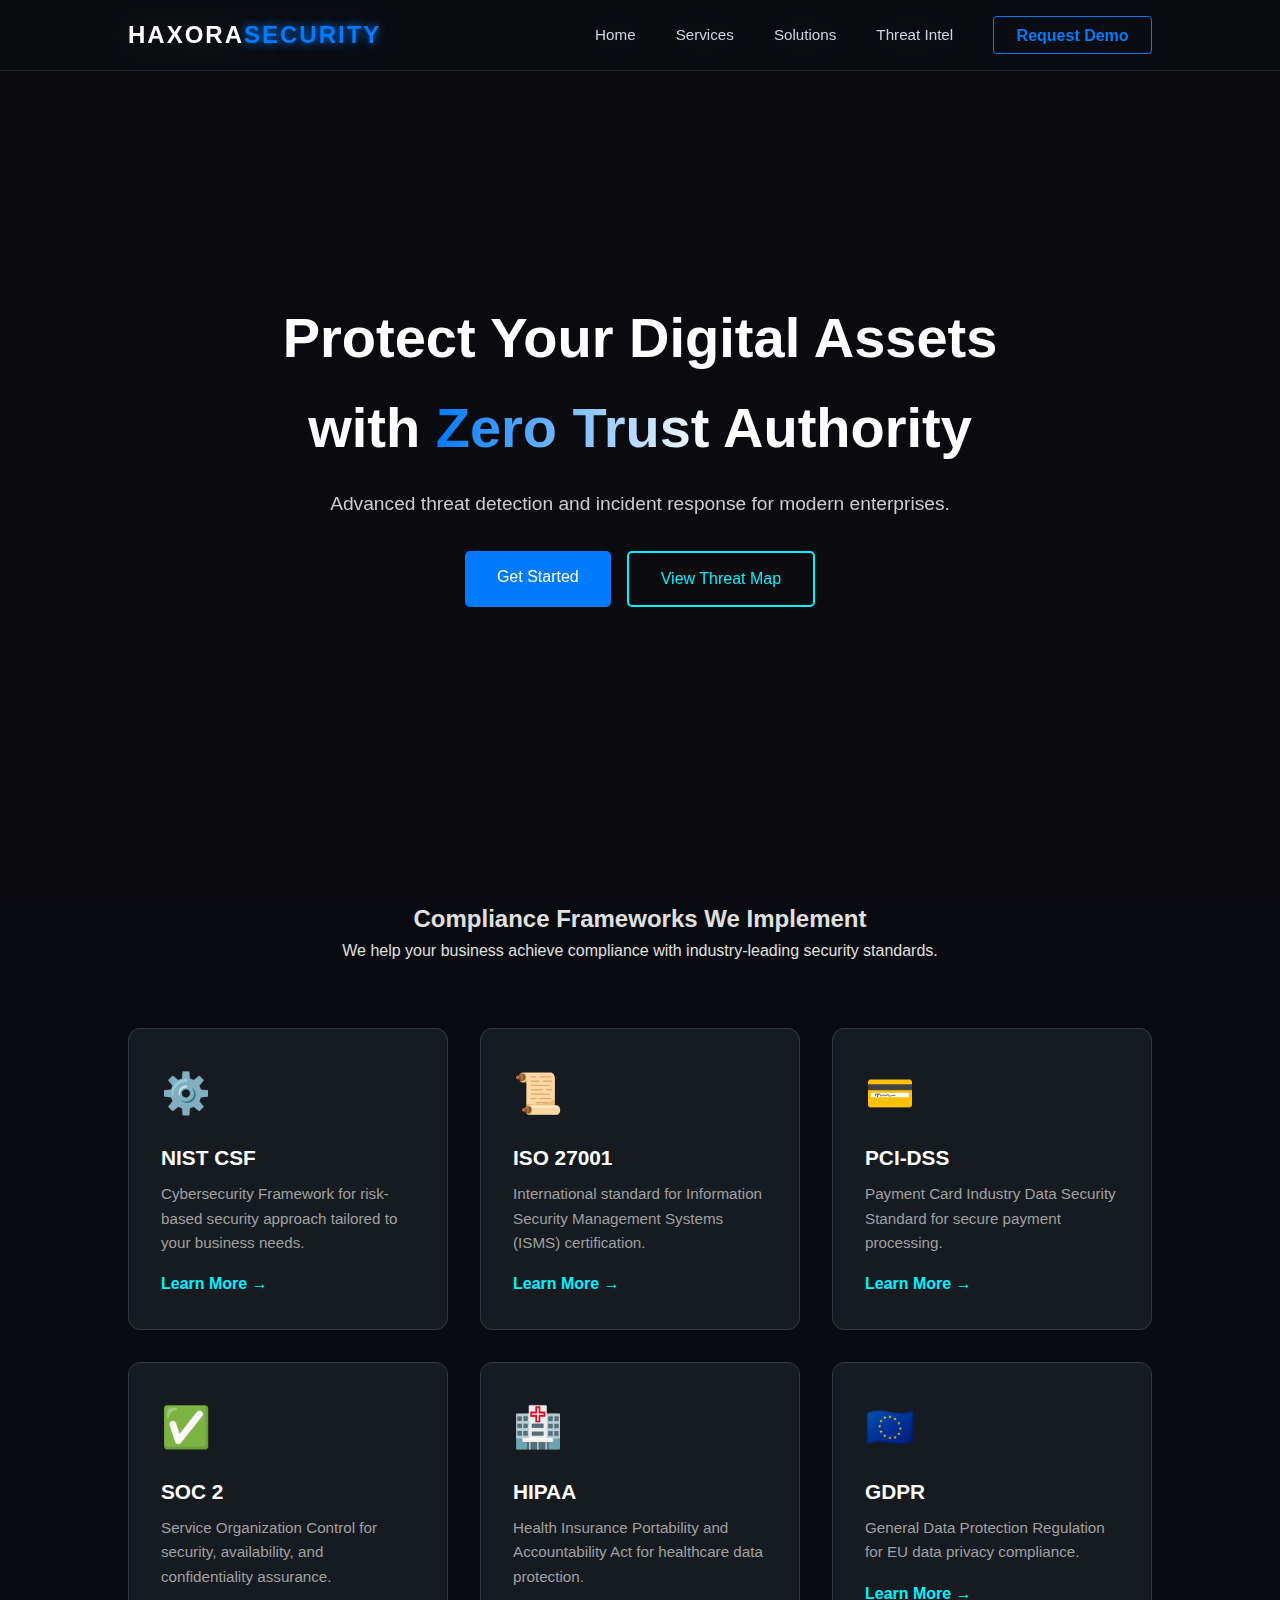
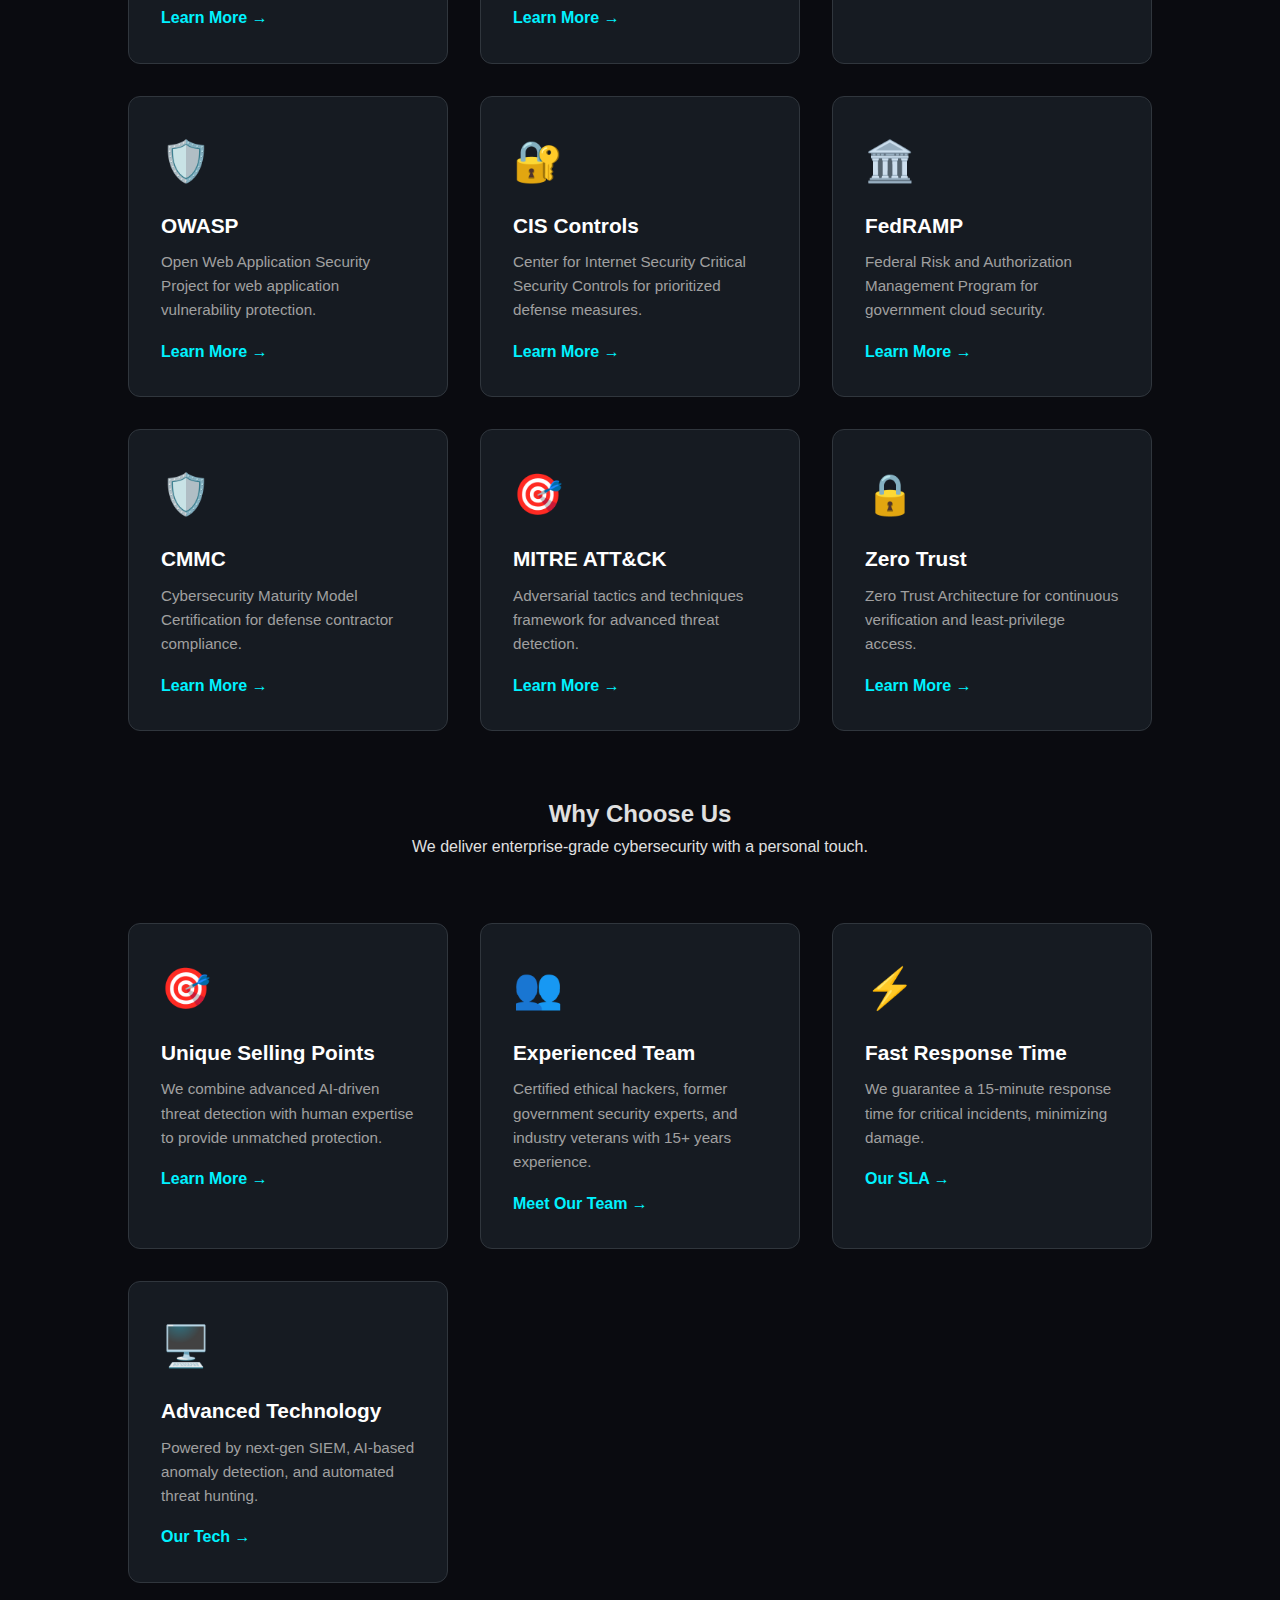
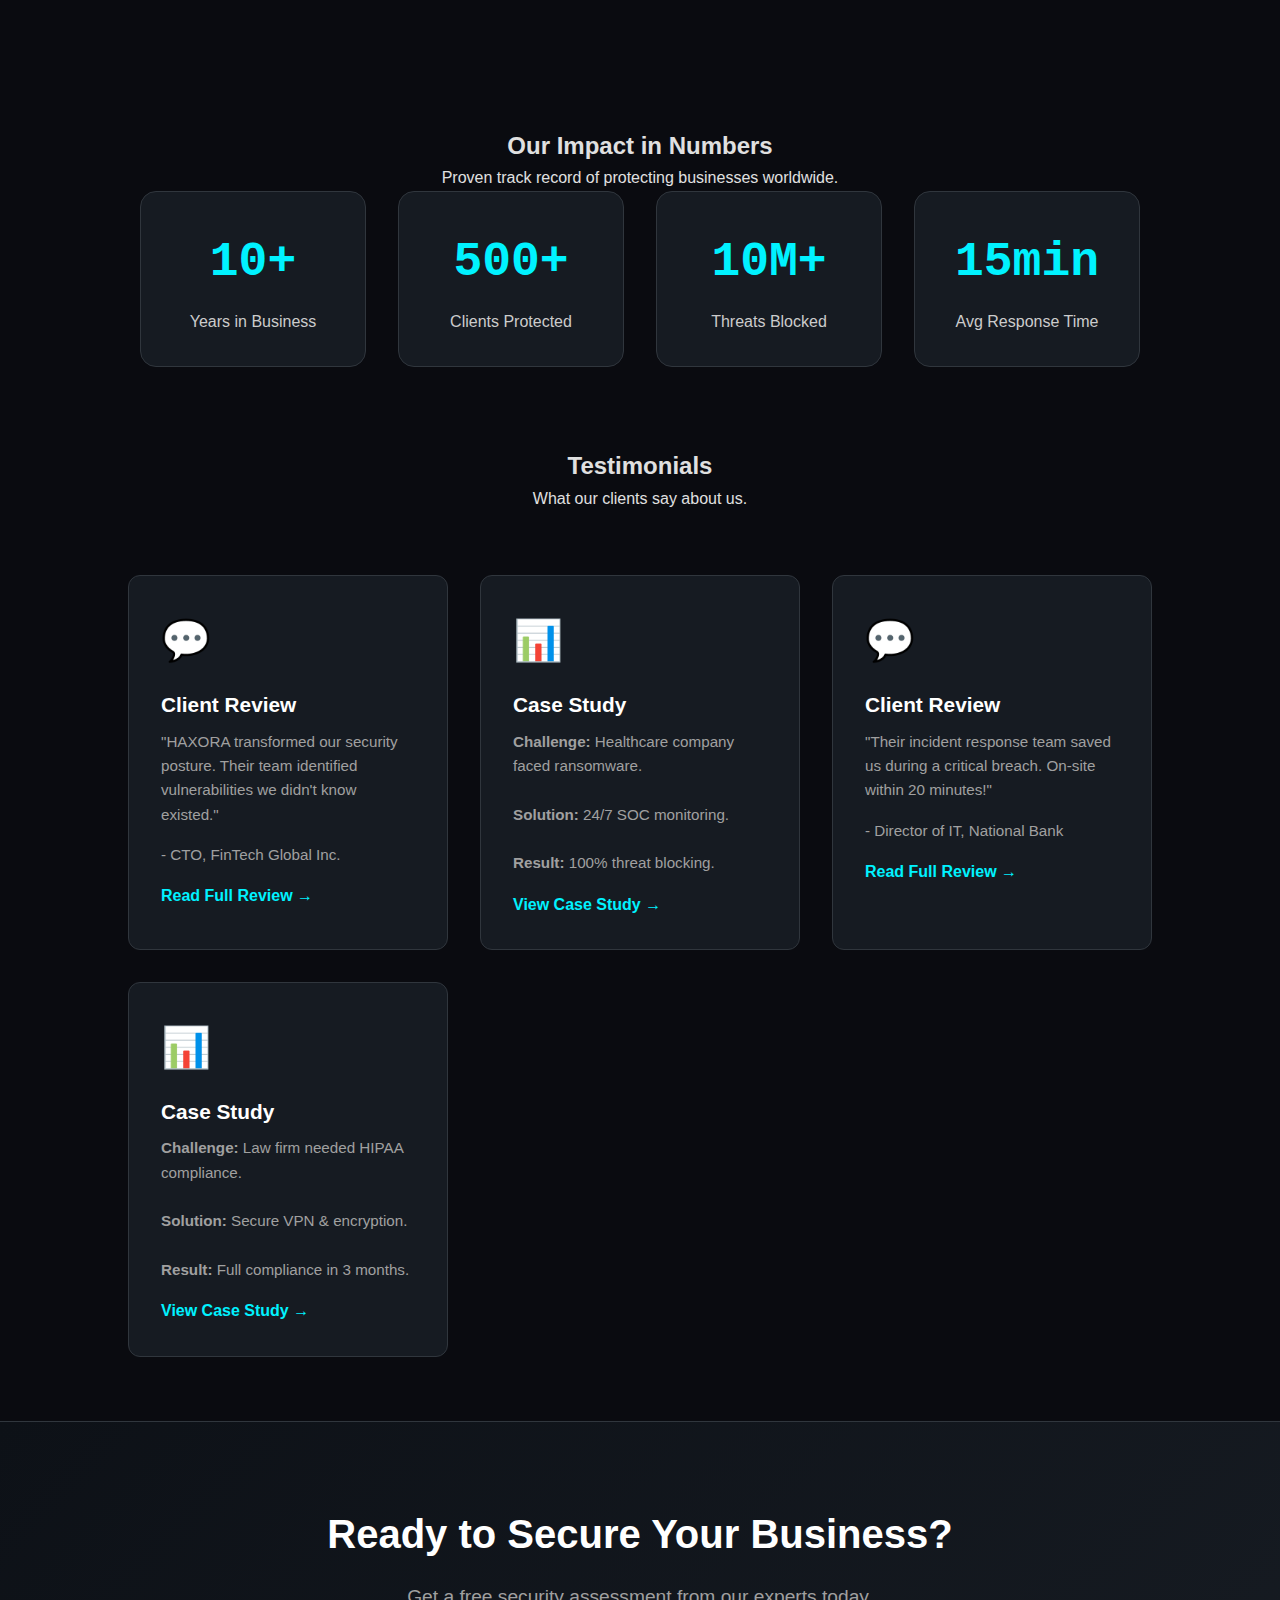
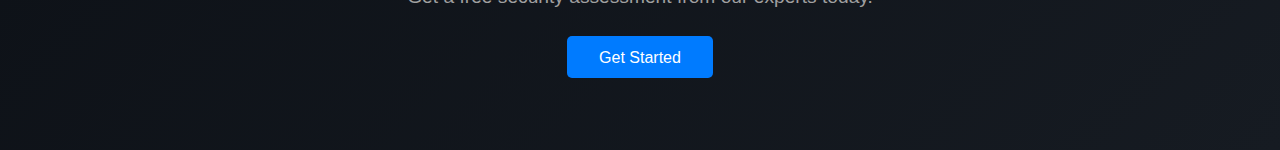
<file: index.html>
<!DOCTYPE html>
<html lang="en">
<head>
    <meta charset="UTF-8">
    <meta name="viewport" content="width=device-width, initial-scale=1.0">
    <title>Haxora Security | Enterprise Cyber Defense</title>
    <link rel="stylesheet" href="style.css">
</head>
<body><!-- Navigation -->
<nav class="navbar">
    <div class="logo">HAXORA<span>SECURITY</span></div>
    <div class="menu-toggle" id="mobile-menu">
        <span class="bar"></span>
        <span class="bar"></span>
        <span class="bar"></span>
    </div>
    <ul class="nav-links">
        <li><a href="index.html" class="nav-item">Home</a></li>
        <li><a href="services.html" class="nav-item">Services</a></li>
        <li><a href="solutions.html" class="nav-item">Solutions</a></li>
        <li><a href="blog.html" class="nav-item">Threat Intel</a></li>
        <li><a href="contact.html" class="btn-nav">Request Demo</a></li>
    </ul>
</nav>
<!-- Navigation -->
<nav class="navbar">
    <div class="logo">HAXORA<span>SECURITY</span></div>
    <div class="menu-toggle" id="mobile-menu">
        <span class="bar"></span>
        <span class="bar"></span>
        <span class="bar"></span>
    </div>
    <ul class="nav-links">
        <li><a href="index.html" class="nav-item">Home</a></li>
        <li><a href="services.html" class="nav-item">Services</a></li>
        <li><a href="solutions.html" class="nav-item">Solutions</a></li>
        <li><a href="blog.html" class="nav-item">Threat Intel</a></li>
        <li><a href="contact.html" class="btn-nav">Request Demo</a></li>
    </ul>
</nav>

<!-- Hero Section -->
<header class="hero">
    <div class="hero-bg"></div>
    <div class="hero-content">
        <h1>Protect Your Digital Assets with <span>Zero Trust</span> Authority</h1>
        <p>Advanced threat detection and incident response for modern enterprises.</p>
        <div class="hero-btns">
            <a href="contact.html" class="btn-primary">Get Started</a>
            <a href="#" class="btn-outline">View Threat Map</a>
        </div>
    </div>
</header>

<!-- Frameworks Section -->
<section id="frameworks" class="services">
    <div class="section-header">
        <h2 style="text-align: center;">Compliance Frameworks We Implement</h2>
        <p style="text-align: center;">We help your business achieve compliance with industry-leading security standards.</p>
    </div>
    
    <div class="service-grid">
        <div class="card">
            <div class="icon">⚙️</div>
            <h3>NIST CSF</h3>
            <p>Cybersecurity Framework for risk-based security approach tailored to your business needs.</p>
            <a href="contact.html" class="card-link">Learn More →</a>
        </div>

        <div class="card">
            <div class="icon">📜</div>
            <h3>ISO 27001</h3>
            <p>International standard for Information Security Management Systems (ISMS) certification.</p>
            <a href="contact.html" class="card-link">Learn More →</a>
        </div>

        <div class="card">
            <div class="icon">💳</div>
            <h3>PCI-DSS</h3>
            <p>Payment Card Industry Data Security Standard for secure payment processing.</p>
            <a href="contact.html" class="card-link">Learn More →</a>
        </div>

        <div class="card">
            <div class="icon">✅</div>
            <h3>SOC 2</h3>
            <p>Service Organization Control for security, availability, and confidentiality assurance.</p>
            <a href="contact.html" class="card-link">Learn More →</a>
        </div>

        <div class="card">
            <div class="icon">🏥</div>
            <h3>HIPAA</h3>
            <p>Health Insurance Portability and Accountability Act for healthcare data protection.</p>
            <a href="contact.html" class="card-link">Learn More →</a>
        </div>

        <div class="card">
            <div class="icon">🇪🇺</div>
            <h3>GDPR</h3>
            <p>General Data Protection Regulation for EU data privacy compliance.</p>
            <a href="contact.html" class="card-link">Learn More →</a>
        </div>

        <div class="card">
            <div class="icon">🛡️</div>
            <h3>OWASP</h3>
            <p>Open Web Application Security Project for web application vulnerability protection.</p>
            <a href="contact.html" class="card-link">Learn More →</a>
        </div>

        <div class="card">
            <div class="icon">🔐</div>
            <h3>CIS Controls</h3>
            <p>Center for Internet Security Critical Security Controls for prioritized defense measures.</p>
            <a href="contact.html" class="card-link">Learn More →</a>
        </div>

        <div class="card">
            <div class="icon">🏛️</div>
            <h3>FedRAMP</h3>
            <p>Federal Risk and Authorization Management Program for government cloud security.</p>
            <a href="contact.html" class="card-link">Learn More →</a>
        </div>

        <div class="card">
            <div class="icon">🛡️</div>
            <h3>CMMC</h3>
            <p>Cybersecurity Maturity Model Certification for defense contractor compliance.</p>
            <a href="contact.html" class="card-link">Learn More →</a>
        </div>

        <div class="card">
            <div class="icon">🎯</div>
            <h3>MITRE ATT&CK</h3>
            <p>Adversarial tactics and techniques framework for advanced threat detection.</p>
            <a href="contact.html" class="card-link">Learn More →</a>
        </div>

        <div class="card">
            <div class="icon">🔒</div>
            <h3>Zero Trust</h3>
            <p>Zero Trust Architecture for continuous verification and least-privilege access.</p>
            <a href="contact.html" class="card-link">Learn More →</a>
        </div>
    </div>
</section>

<!-- Why Choose Us Section -->
<section id="why-choose-us" class="services">
    <div class="section-header">
        <h2 style="text-align: center;">Why Choose Us</h2>
        <p style="text-align: center;">We deliver enterprise-grade cybersecurity with a personal touch.</p>
    </div>
    
    <div class="service-grid">
        <div class="card">
            <div class="icon">🎯</div>
            <h3>Unique Selling Points</h3>
            <p>We combine advanced AI-driven threat detection with human expertise to provide unmatched protection.</p>
            <a href="contact.html" class="card-link">Learn More →</a>
        </div>

        <div class="card">
            <div class="icon">👥</div>
            <h3>Experienced Team</h3>
            <p>Certified ethical hackers, former government security experts, and industry veterans with 15+ years experience.</p>
            <a href="contact.html" class="card-link">Meet Our Team →</a>
        </div>

        <div class="card">
            <div class="icon">⚡</div>
            <h3>Fast Response Time</h3>
            <p>We guarantee a 15-minute response time for critical incidents, minimizing damage.</p>
            <a href="contact.html" class="card-link">Our SLA →</a>
        </div>

        <div class="card">
            <div class="icon">🖥️</div>
            <h3>Advanced Technology</h3>
            <p>Powered by next-gen SIEM, AI-based anomaly detection, and automated threat hunting.</p>
            <a href="contact.html" class="card-link">Our Tech →</a>
        </div>
    </div>
</section>

<!-- Stats Section -->
<section id="stats" class="stats-section">
    <div class="section-header">
        <h2 style="text-align: center;">Our Impact in Numbers</h2>
        <p style="text-align: center;">Proven track record of protecting businesses worldwide.</p>
    </div>
    
    <div class="stats-grid">
        <div class="stat-card">
            <div class="stat-number">10+</div>
            <div class="stat-label">Years in Business</div>
        </div>

        <div class="stat-card">
            <div class="stat-number">500+</div>
            <div class="stat-label">Clients Protected</div>
        </div>

        <div class="stat-card">
            <div class="stat-number">10M+</div>
            <div class="stat-label">Threats Blocked</div>
        </div>

        <div class="stat-card">
            <div class="stat-number">15min</div>
            <div class="stat-label">Avg Response Time</div>
        </div>
    </div>
</section>

<!-- Testimonials Section -->
<section id="testimonials" class="services">
    <div class="section-header">
        <h2 style="text-align: center;">Testimonials</h2>
        <p style="text-align: center;">What our clients say about us.</p>
    </div>
    
    <div class="service-grid">
        <div class="card">
            <div class="icon">💬</div>
            <h3>Client Review</h3>
            <p>"HAXORA transformed our security posture. Their team identified vulnerabilities we didn't know existed."</p>
            <p class="client-name">- CTO, FinTech Global Inc.</p>
            <a href="#" class="card-link">Read Full Review →</a>
        </div>

        <div class="card">
            <div class="icon">📊</div>
            <h3>Case Study</h3>
            <p><strong>Challenge:</strong> Healthcare company faced ransomware.<br><br><strong>Solution:</strong> 24/7 SOC monitoring.<br><br><strong>Result:</strong> 100% threat blocking.</p>
            <a href="#" class="card-link">View Case Study →</a>
        </div>

        <div class="card">
            <div class="icon">💬</div>
            <h3>Client Review</h3>
            <p>"Their incident response team saved us during a critical breach. On-site within 20 minutes!"</p>
            <p class="client-name">- Director of IT, National Bank</p>
            <a href="#" class="card-link">Read Full Review →</a>
        </div>

        <div class="card">
            <div class="icon">📊</div>
            <h3>Case Study</h3>
            <p><strong>Challenge:</strong> Law firm needed HIPAA compliance.<br><br><strong>Solution:</strong> Secure VPN & encryption.<br><br><strong>Result:</strong> Full compliance in 3 months.</p>
            <a href="#" class="card-link">View Case Study →</a>
        </div>
    </div>
</section>

<!-- CTA Section -->
<section class="cta-section">
    <div class="cta-content">
        <h2>Ready to Secure Your Business?</h2>
        <p>Get a free security assessment from our experts today.</p>
        <a href="contact.html" class="btn-primary">Get Started</a>
    </div>
</section>


<script src="script.js"></script>
    
</body>
</html>
</file>
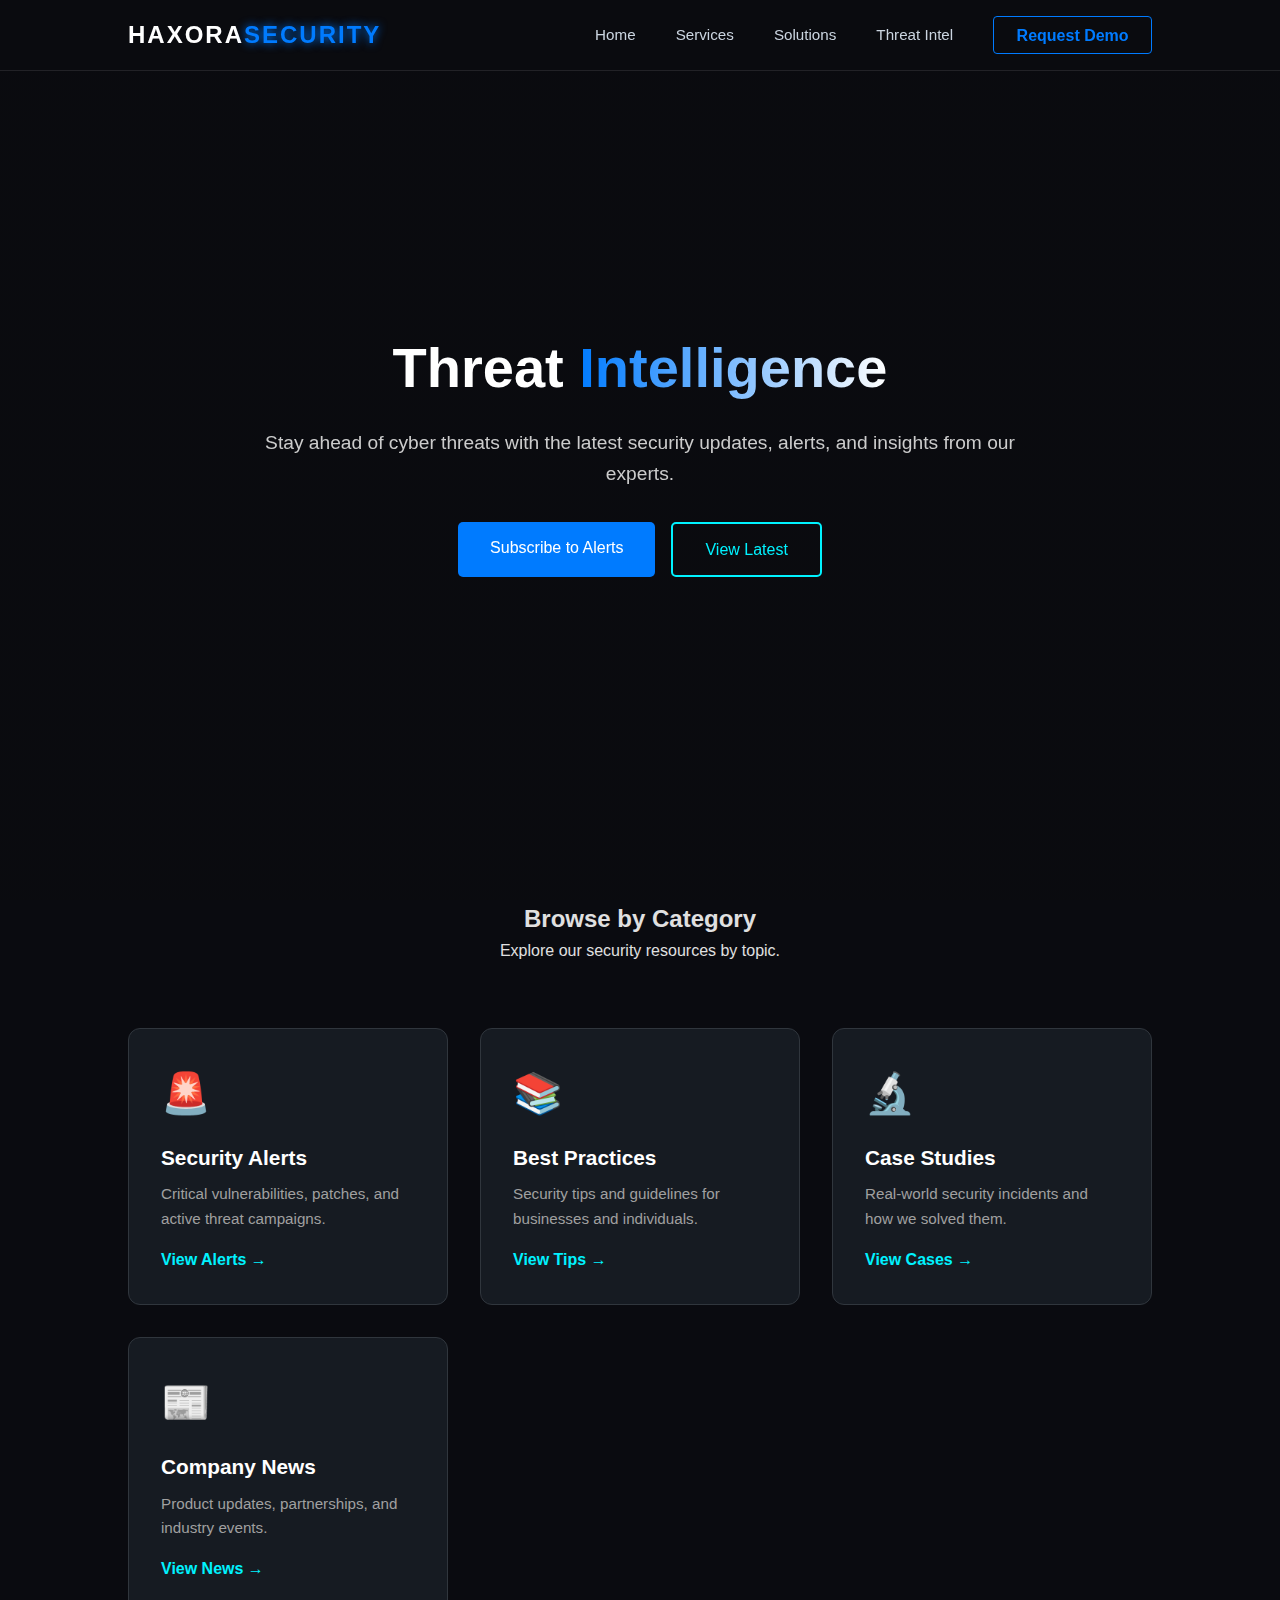
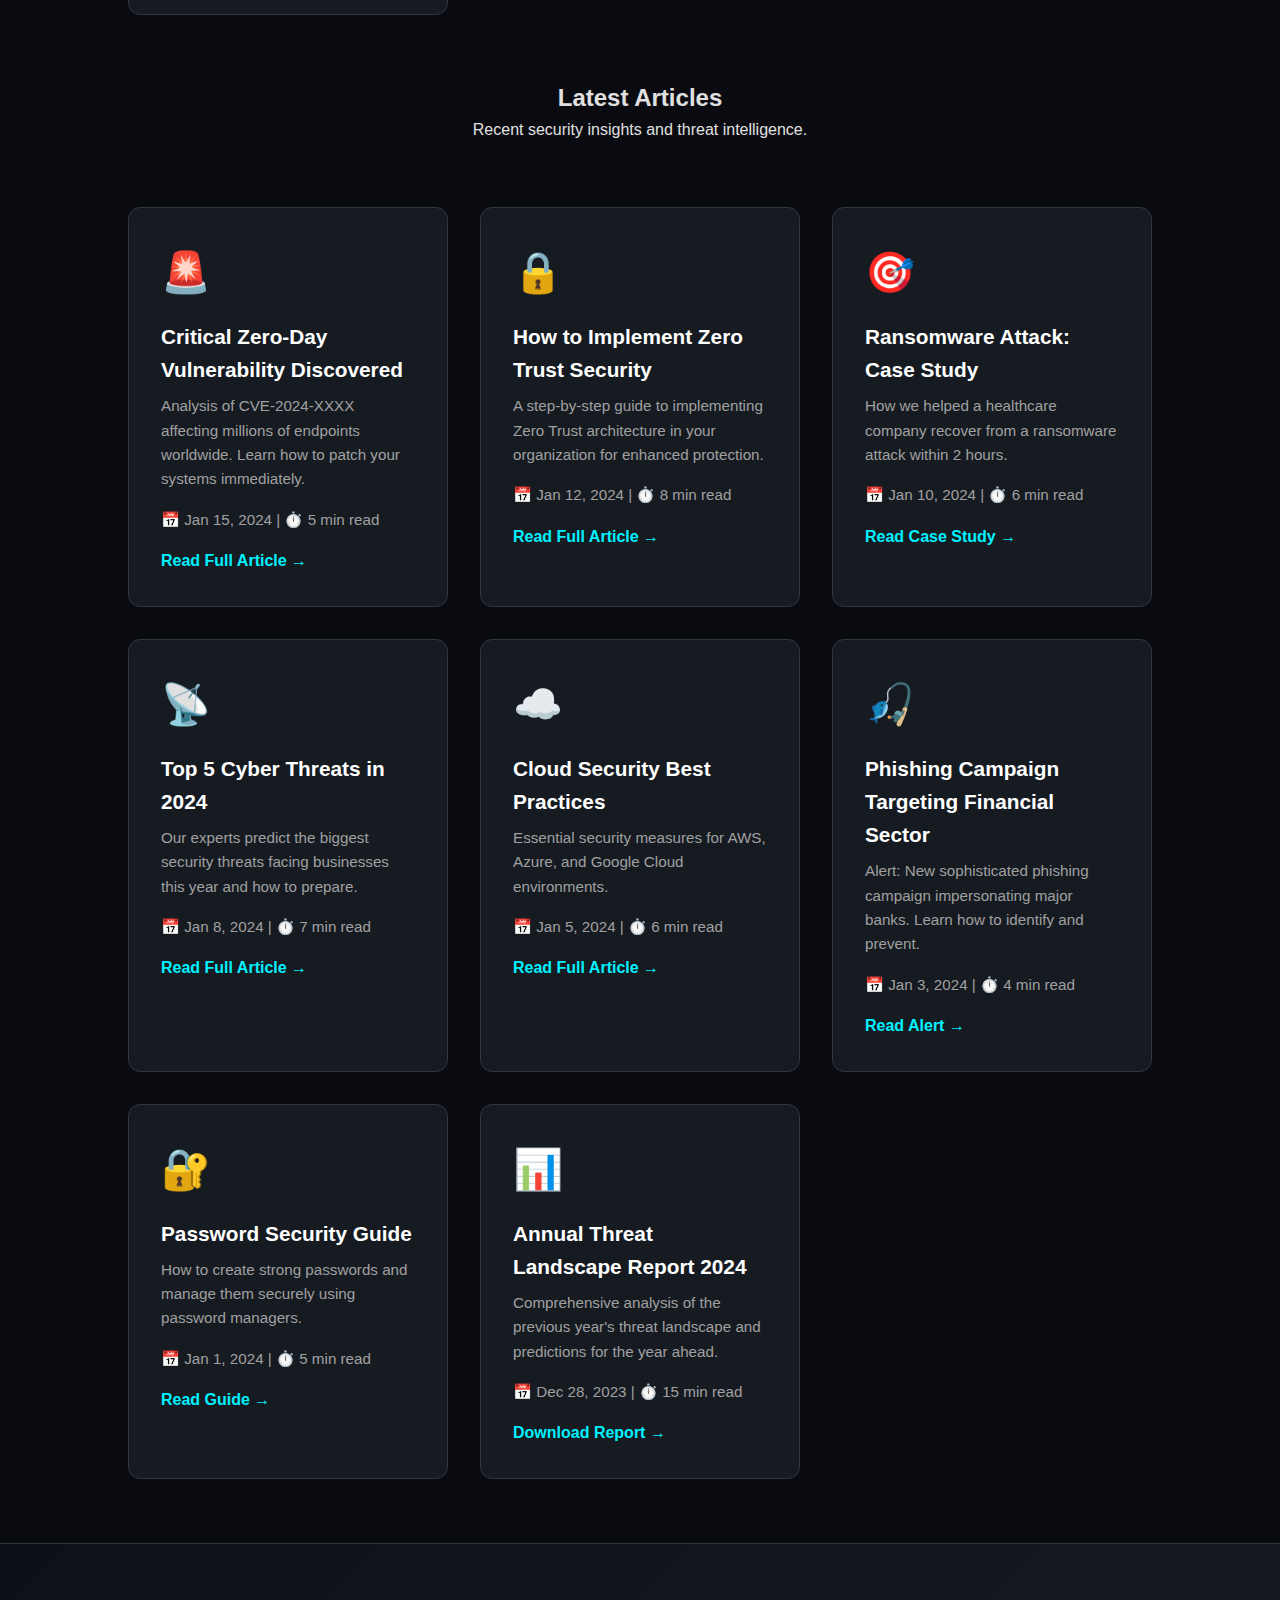
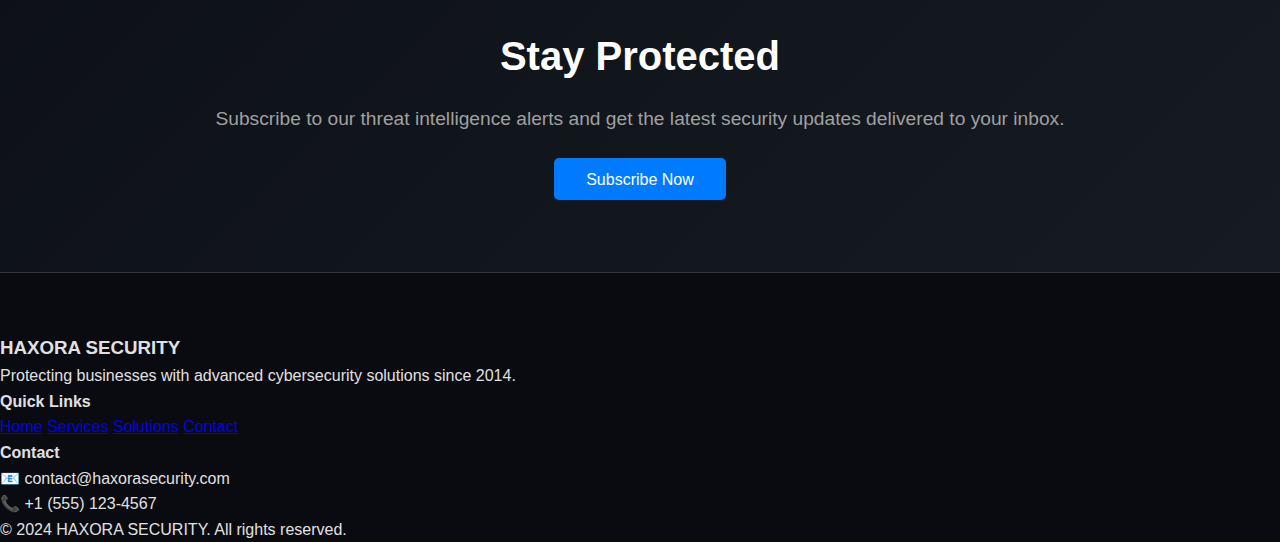
<file: blog.html>
<!DOCTYPE html>
<html lang="en">
<head>
    <meta charset="UTF-8">
    <meta name="viewport" content="width=device-width, initial-scale=1.0">
    <title>SecurePath | Enterprise Cyber Defense</title>
    <link rel="stylesheet" href="style.css">
    <link href="https://fonts.googleapis.com/css2?family=JetBrains+Mono:wght@400;700&family=Inter:wght@300;400;600&display=swap" rel="stylesheet">

</head>
<body><!-- Navigation -->
<nav class="navbar">
    <div class="logo">HAXORA<span>SECURITY</span></div>
    <div class="menu-toggle" id="mobile-menu">
        <span class="bar"></span>
        <span class="bar"></span>
        <span class="bar"></span>
    </div>
    <ul class="nav-links">
        <li><a href="index.html" class="nav-item">Home</a></li>
        <li><a href="services.html" class="nav-item">Services</a></li>
        <li><a href="solutions.html" class="nav-item">Solutions</a></li>
        <li><a href="blog.html" class="nav-item">Threat Intel</a></li>
        <li><a href="contact.html" class="btn-nav">Request Demo</a></li>
    </ul>
</nav>

<!-- Hero Section -->
<header class="hero">
    <div class="hero-bg"></div>
    <div class="hero-content">
        <h1>Threat <span>Intelligence</span></h1>
        <p>Stay ahead of cyber threats with the latest security updates, alerts, and insights from our experts.</p>
        <div class="hero-btns">
            <a href="contact.html" class="btn-primary">Subscribe to Alerts</a>
            <a href="#latest" class="btn-outline">View Latest</a>
        </div>
    </div>
</header>

<!-- Categories Section -->
<section id="categories" class="services">
    <div class="section-header">
        <h2 style="text-align: center;">Browse by Category</h2>
        <p style="text-align: center;">Explore our security resources by topic.</p>
    </div>
    
    <div class="service-grid">
        <div class="card">
            <div class="icon">🚨</div>
            <h3>Security Alerts</h3>
            <p>Critical vulnerabilities, patches, and active threat campaigns.</p>
            <a href="#latest" class="card-link">View Alerts →</a>
        </div>

        <div class="card">
            <div class="icon">📚</div>
            <h3>Best Practices</h3>
            <p>Security tips and guidelines for businesses and individuals.</p>
            <a href="#latest" class="card-link">View Tips →</a>
        </div>

        <div class="card">
            <div class="icon">🔬</div>
            <h3>Case Studies</h3>
            <p>Real-world security incidents and how we solved them.</p>
            <a href="#latest" class="card-link">View Cases →</a>
        </div>

        <div class="card">
            <div class="icon">📰</div>
            <h3>Company News</h3>
            <p>Product updates, partnerships, and industry events.</p>
            <a href="#latest" class="card-link">View News →</a>
        </div>
    </div>
</section>

<!-- Latest Articles Section -->
<section id="latest" class="services">
    <div class="section-header">
        <h2 style="text-align: center;">Latest Articles</h2>
        <p style="text-align: center;">Recent security insights and threat intelligence.</p>
    </div>
    
    <div class="service-grid">
        <!-- Article 1 -->
        <div class="card">
            <div class="icon">🚨</div>
            <h3>Critical Zero-Day Vulnerability Discovered</h3>
            <p>Analysis of CVE-2024-XXXX affecting millions of endpoints worldwide. Learn how to patch your systems immediately.</p>
            <p class="meta">📅 Jan 15, 2024 | ⏱️ 5 min read</p>
            <a href="#" class="card-link">Read Full Article →</a>
        </div>

        <!-- Article 2 -->
        <div class="card">
            <div class="icon">🔒</div>
            <h3>How to Implement Zero Trust Security</h3>
            <p>A step-by-step guide to implementing Zero Trust architecture in your organization for enhanced protection.</p>
            <p class="meta">📅 Jan 12, 2024 | ⏱️ 8 min read</p>
            <a href="#" class="card-link">Read Full Article →</a>
        </div>

        <!-- Article 3 -->
        <div class="card">
            <div class="icon">🎯</div>
            <h3>Ransomware Attack: Case Study</h3>
            <p>How we helped a healthcare company recover from a ransomware attack within 2 hours.</p>
            <p class="meta">📅 Jan 10, 2024 | ⏱️ 6 min read</p>
            <a href="#" class="card-link">Read Case Study →</a>
        </div>

        <!-- Article 4 -->
        <div class="card">
            <div class="icon">📡</div>
            <h3>Top 5 Cyber Threats in 2024</h3>
            <p>Our experts predict the biggest security threats facing businesses this year and how to prepare.</p>
            <p class="meta">📅 Jan 8, 2024 | ⏱️ 7 min read</p>
            <a href="#" class="card-link">Read Full Article →</a>
        </div>

        <!-- Article 5 -->
        <div class="card">
            <div class="icon">☁️</div>
            <h3>Cloud Security Best Practices</h3>
            <p>Essential security measures for AWS, Azure, and Google Cloud environments.</p>
            <p class="meta">📅 Jan 5, 2024 | ⏱️ 6 min read</p>
            <a href="#" class="card-link">Read Full Article →</a>
        </div>

        <!-- Article 6 -->
        <div class="card">
            <div class="icon">🎣</div>
            <h3>Phishing Campaign Targeting Financial Sector</h3>
            <p>Alert: New sophisticated phishing campaign impersonating major banks. Learn how to identify and prevent.</p>
            <p class="meta">📅 Jan 3, 2024 | ⏱️ 4 min read</p>
            <a href="#" class="card-link">Read Alert →</a>
        </div>

        <!-- Article 7 -->
        <div class="card">
            <div class="icon">🔐</div>
            <h3>Password Security Guide</h3>
            <p>How to create strong passwords and manage them securely using password managers.</p>
            <p class="meta">📅 Jan 1, 2024 | ⏱️ 5 min read</p>
            <a href="#" class="card-link">Read Guide →</a>
        </div>

        <!-- Article 8 -->
        <div class="card">
            <div class="icon">📊</div>
            <h3>Annual Threat Landscape Report 2024</h3>
            <p>Comprehensive analysis of the previous year's threat landscape and predictions for the year ahead.</p>
            <p class="meta">📅 Dec 28, 2023 | ⏱️ 15 min read</p>
            <a href="#" class="card-link">Download Report →</a>
        </div>
    </div>
</section>

<!-- Newsletter Section -->
<section class="cta-section">
    <div class="cta-content">
        <h2>Stay Protected</h2>
        <p>Subscribe to our threat intelligence alerts and get the latest security updates delivered to your inbox.</p>
        <a href="contact.html" class="btn-primary">Subscribe Now</a>
    </div>
</section>

<!-- Footer -->
<footer class="footer">
    <div class="footer-content">
        <div class="footer-section">
            <h3>HAXORA SECURITY</h3>
            <p>Protecting businesses with advanced cybersecurity solutions since 2014.</p>
        </div>
        <div class="footer-section">
            <h4>Quick Links</h4>
            <a href="index.html">Home</a>
            <a href="services.html">Services</a>
            <a href="solutions.html">Solutions</a>
            <a href="contact.html">Contact</a>
        </div>
        <div class="footer-section">
            <h4>Contact</h4>
            <p>📧 contact@haxorasecurity.com</p>
            <p>📞 +1 (555) 123-4567</p>
        </div>
    </div>
    <div class="footer-bottom">
        <p>&copy; 2024 HAXORA SECURITY. All rights reserved.</p>
    </div>
</footer>

<script src="script.js"></script>

    <script src="script.js"></script>
</body>
</html>
</file>
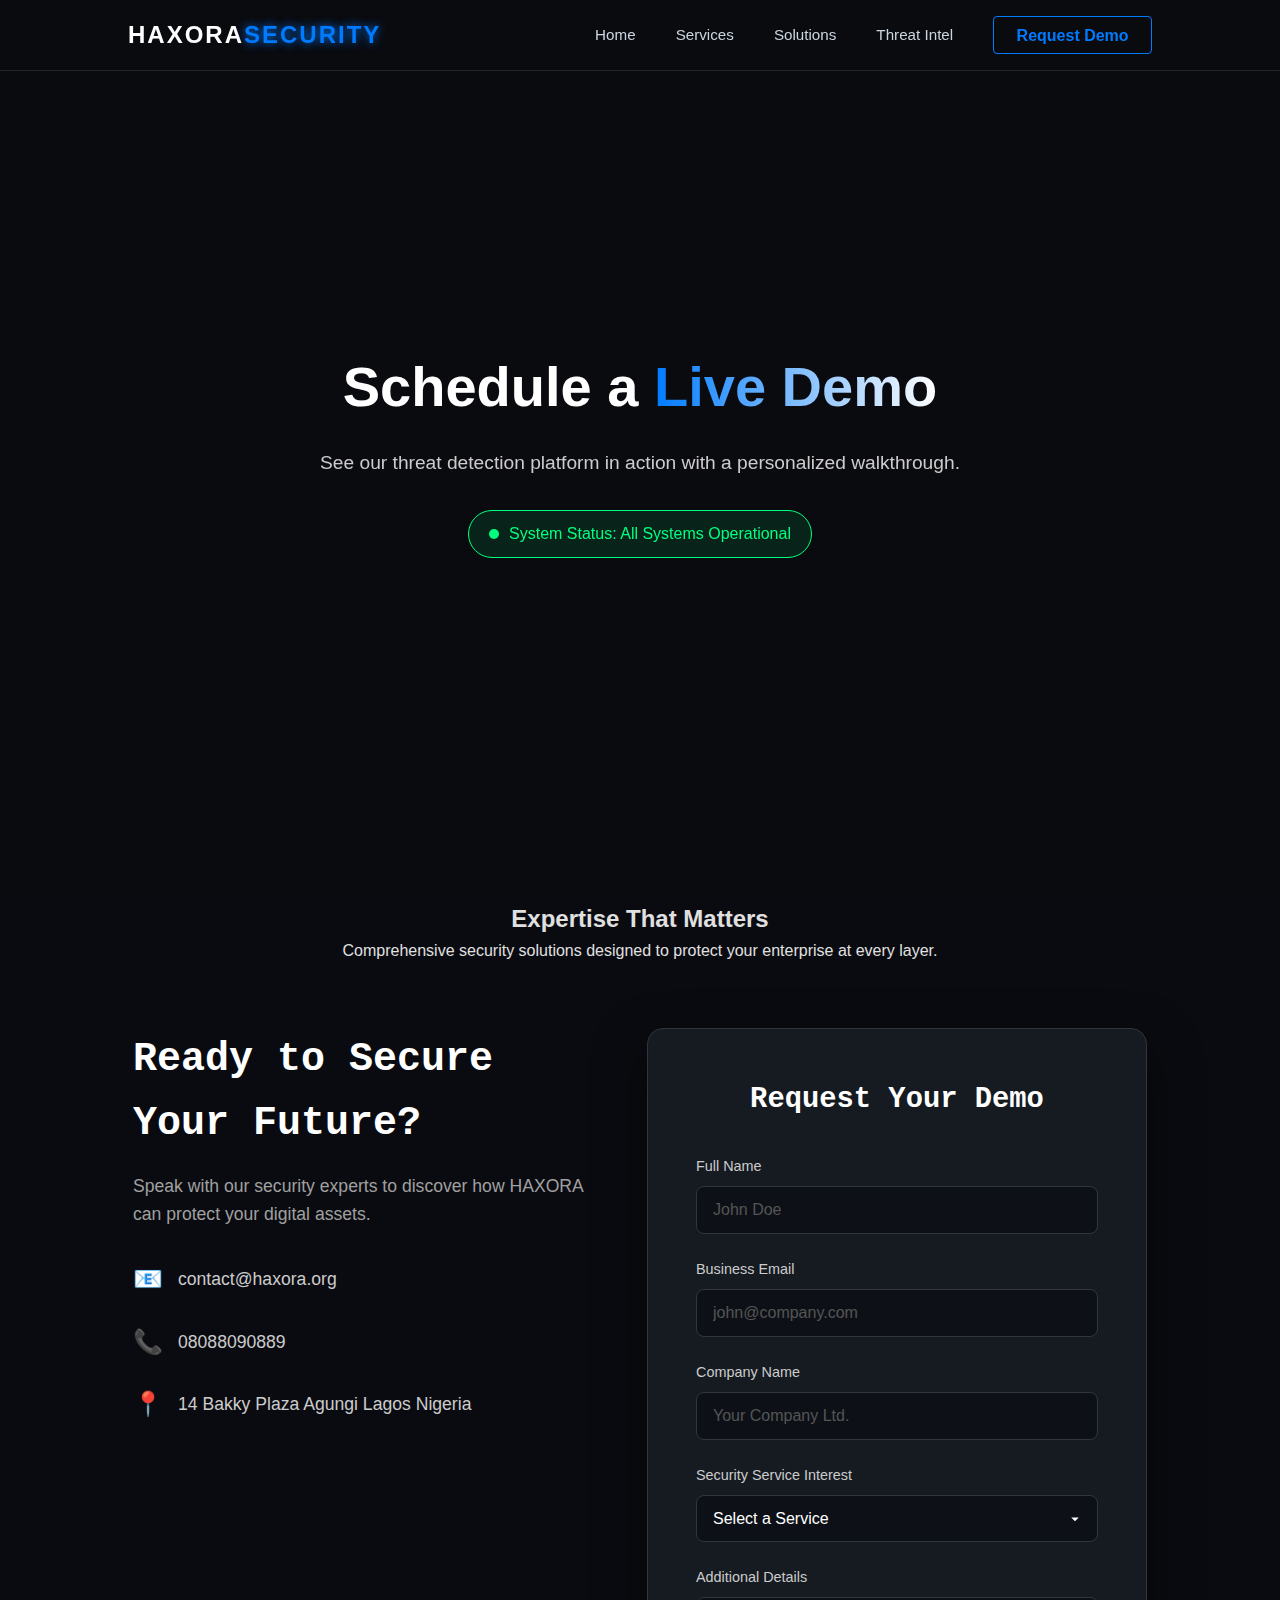
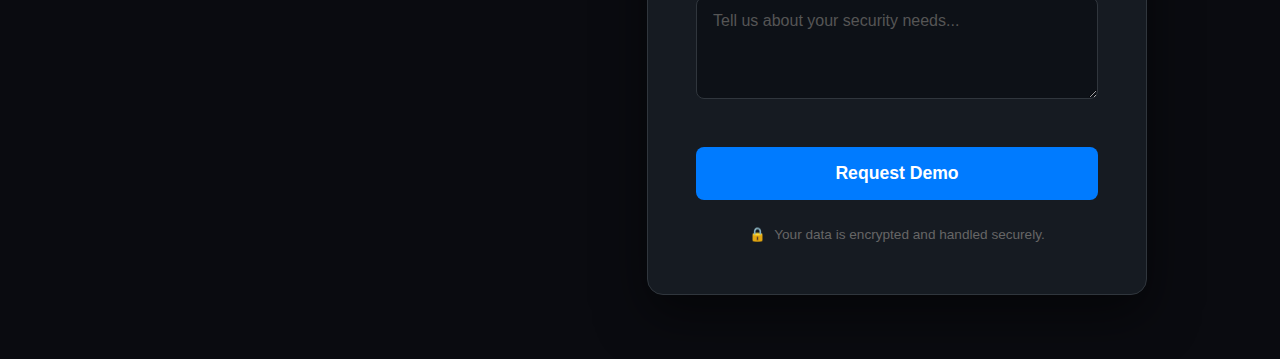
<file: contact.html>
<!DOCTYPE html>
<html lang="en">
<head>
    <meta charset="UTF-8">
    <meta name="viewport" content="width=device-width, initial-scale=1.0">
    <title>Haxora Security | Enterprise Cyber Defense</title>
    <link rel="stylesheet" href="style.css">
</head>
<body>

 <!-- Navigation -->
<nav class="navbar">
    <div class="logo">HAXORA<span>SECURITY</span></div>
    <div class="menu-toggle" id="mobile-menu">
        <span class="bar"></span>
        <span class="bar"></span>
        <span class="bar"></span>
    </div>
    <ul class="nav-links">
        <li><a href="index.html" class="nav-item">Home</a></li>
        <li><a href="services.html" class="nav-item">Services</a></li>
        <li><a href="solutions.html" class="nav-item">Solutions</a></li>
        <li><a href="blog.html" class="nav-item">Threat Intel</a></li>
        <li><a href="contact.html" class="btn-nav">Request Demo</a></li>
    </ul>
</nav>

<!-- Hero Section -->
<header class="hero">
    <div class="hero-bg"></div>
    <div class="hero-content">
        <h1>Schedule a <span>Live Demo</span></h1>
        <p>See our threat detection platform in action with a personalized walkthrough.</p>
        <div class="hero-btns">
            <span class="status-badge">
                <span class="pulse-dot"></span>
                System Status: All Systems Operational
            </span>
        </div>
    </div>
</header>

<section id="services" class="services">
    <div class="section-header">
        <h2 style="text-align: center;">Expertise That Matters</h2>
        <p style="text-align: center;">Comprehensive security solutions designed to protect your enterprise at every layer.</p>
    </div>
    
    <div class="service-grid">
        <!-- Infrastructure & Audit -->
        <div class="contact-container">
        <div class="contact-info">
            <h2>Ready to Secure Your Future?</h2>
            <p>Speak with our security experts to discover how HAXORA can protect your digital assets.</p>
            
            <div class="info-item">
                <span class="info-icon">📧</span>
                <span>contact@haxora.org</span>
            </div>
            <div class="info-item">
                <span class="info-icon">📞</span>
                <span>08088090889</span>
            </div>
            <div class="info-item">
                <span class="info-icon">📍</span>
                <span>14 Bakky Plaza Agungi Lagos Nigeria</span>
            </div>
        </div>

               <!-- Contact Form -->
        <div class="form-wrapper">
            <form class="secure-form">
                <h3>Request Your Demo</h3>
                
                <div class="form-group">
                    <label for="name">Full Name</label>
                    <input type="text" id="name" placeholder="John Doe" required>
                </div>

                <div class="form-group">
                    <label for="email">Business Email</label>
                    <input type="email" id="email" placeholder="john@company.com" required>
                </div>

                <div class="form-group">
                    <label for="company">Company Name</label>
                    <input type="text" id="company" placeholder="Your Company Ltd." required>
                </div>

                <div class="form-group">
                    <label for="service">Security Service Interest</label>
                    <select id="service" required>
                        <option value="" disabled selected>Select a Service</option>
                        <option value="mdr">Managed Detection & Response</option>
                        <option value="pentest">Penetration Testing</option>
                        <option value="cloud">Cloud Security</option>
                        <option value="audit">Security Audit</option>
                        <option value="incident">Incident Response</option>
                        <option value="other">Other</option>
                    </select>
                </div>

                <div class="form-group">
                    <label for="message">Additional Details</label>
                    <textarea id="message" rows="4" placeholder="Tell us about your security needs..."></textarea>
                </div>

                <button type="submit" class="btn-submit">Request Demo</button>
                
                <p class="form-footer">
                    <span class="lock-icon">🔒</span> 
                    Your data is encrypted and handled securely.
                </p>
            </form>
        </div>
    </div>

    </div>

</section>



<script src="script.js"></script>
</body>
</html>
</file>
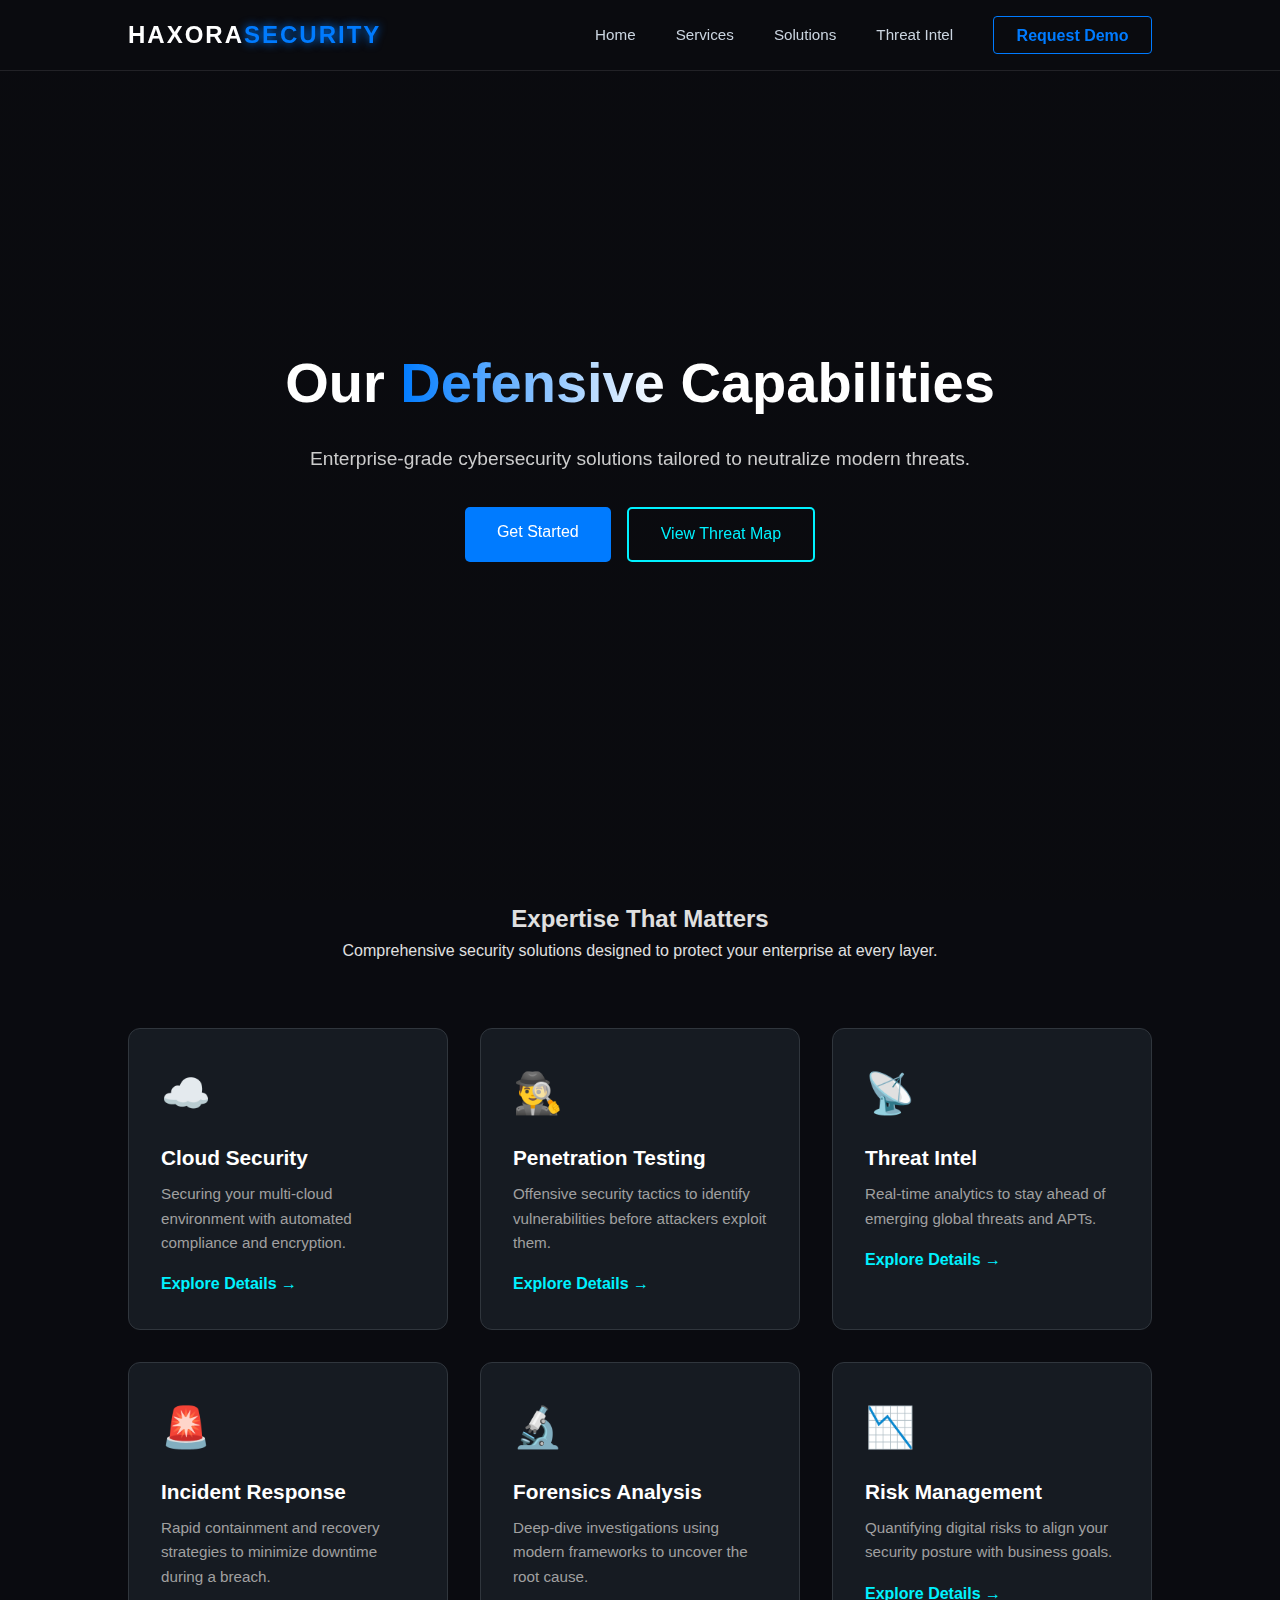
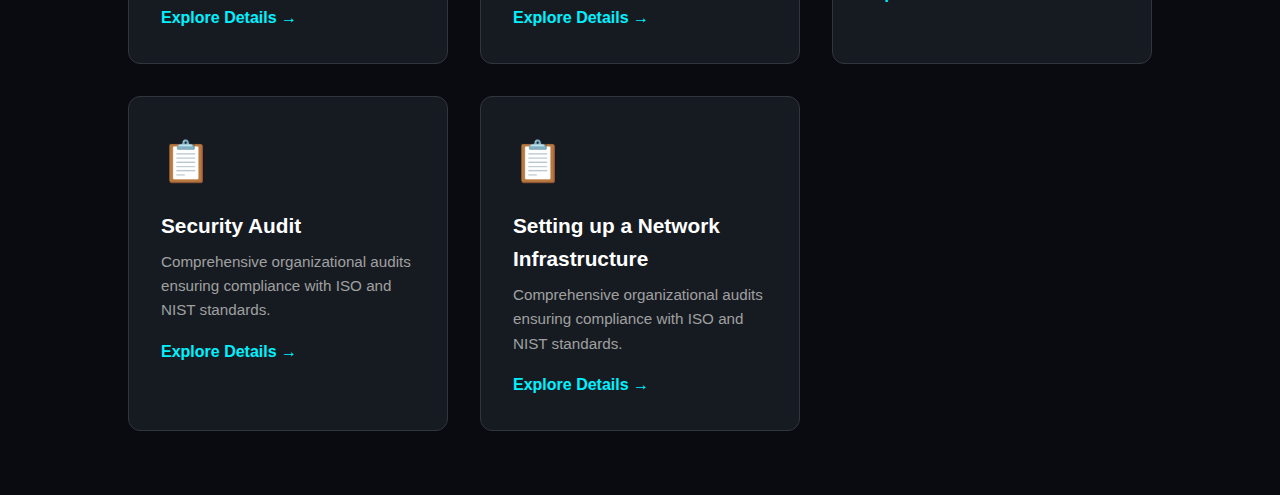
<file: services.html>
<!DOCTYPE html>
<html lang="en">
<head>
    <meta charset="UTF-8">
    <meta name="viewport" content="width=device-width, initial-scale=1.0">
    <title>Haxora Security | Enterprise Cyber Defense</title>
    <link rel="stylesheet" href="style.css">
</head>
<body>
<nav class="navbar">
    <div class="logo">HAXORA<span>SECURITY</span></div>
    <!-- Hamburger Menu Icon -->
    <div class="menu-toggle" id="mobile-menu">
        <span class="bar"></span>
        <span class="bar"></span>
        <span class="bar"></span>
    </div>
    <ul class="nav-links">
        <li><a href="index.html" class="nav-item">Home</a></li>
        <li><a href="services.html" class="nav-item">Services</a></li>
        <li><a href="solutions.html" class="nav-item">Solutions</a></li>
        <li><a href="blog.html" class="nav-item">Threat Intel</a></li>
        <li><a href="contact.html" class="btn-nav">Request Demo</a></li>
    </ul>
</nav>

    <header class="hero">
        <div class="hero-bg"></div>
        <div class="hero-content">
            <h1>Our <span>Defensive</span> Capabilities</h1>
            <p>Enterprise-grade cybersecurity solutions tailored to neutralize modern threats.</p>
            <div class="hero-btns">
                <a href="contact.html" class="btn-primary">Get Started</a>
                <a href="#" class="btn-outline">View Threat Map</a>
            </div>
        </div>
    </header>

<section id="services" class="services">
    <div class="section-header">
        <h2 style="text-align: center;">Expertise That Matters</h2>
        <p style="text-align: center;">Comprehensive security solutions designed to protect your enterprise at every layer.</p>
    </div>
    
    <div class="service-grid">
        <!-- Infrastructure & Audit -->
        <div class="card">
            <div class="icon">☁️</div>
            <h3>Cloud Security</h3>
            <p>Securing your multi-cloud environment with automated compliance and encryption.</p>
            <a href="services.html" class="card-link">Explore Details →</a>
        </div>

        <div class="card">
            <div class="icon">🕵️‍♂️</div>
            <h3>Penetration Testing</h3>
            <p>Offensive security tactics to identify vulnerabilities before attackers exploit them.</p>
            <a href="services.html" class="card-link">Explore Details →</a>
        </div>

        <div class="card">
            <div class="icon">📡</div>
            <h3>Threat Intel</h3>
            <p>Real-time analytics to stay ahead of emerging global threats and APTs.</p>
            <a href="services.html" class="card-link">Explore Details →</a>
        </div>

        <!-- Response & Recovery -->
        <div class="card">
            <div class="icon">🚨</div>
            <h3>Incident Response</h3>
            <p>Rapid containment and recovery strategies to minimize downtime during a breach.</p>
            <a href="services.html" class="card-link">Explore Details →</a>
        </div>

        <div class="card">
            <div class="icon">🔬</div>
            <h3>Forensics Analysis</h3>
            <p>Deep-dive investigations using modern frameworks to uncover the root cause.</p>
            <a href="services.html" class="card-link">Explore Details →</a>
        </div>

        <div class="card">
            <div class="icon">📉</div>
            <h3>Risk Management</h3>
            <p>Quantifying digital risks to align your security posture with business goals.</p>
            <a href="services.html" class="card-link">Explore Details →</a>
        </div>

        <!-- Audit (Centered or Part of Grid) -->
        <div class="card">
            <div class="icon">📋</div>
            <h3>Security Audit</h3>
            <p>Comprehensive organizational audits ensuring compliance with ISO and NIST standards.</p>
            <a href="services.html" class="card-link">Explore Details →</a>
        </div>
    

        <div class="card">
            <div class="icon">📋</div>
            <h3>Setting up a Network Infrastructure</h3>
            <p>Comprehensive organizational audits ensuring compliance with ISO and NIST standards.</p>
            <a href="services.html" class="card-link">Explore Details →</a>
        </div>
    </div>

</section>



    <script src="script.js"></script>
</body>
</html>
</file>
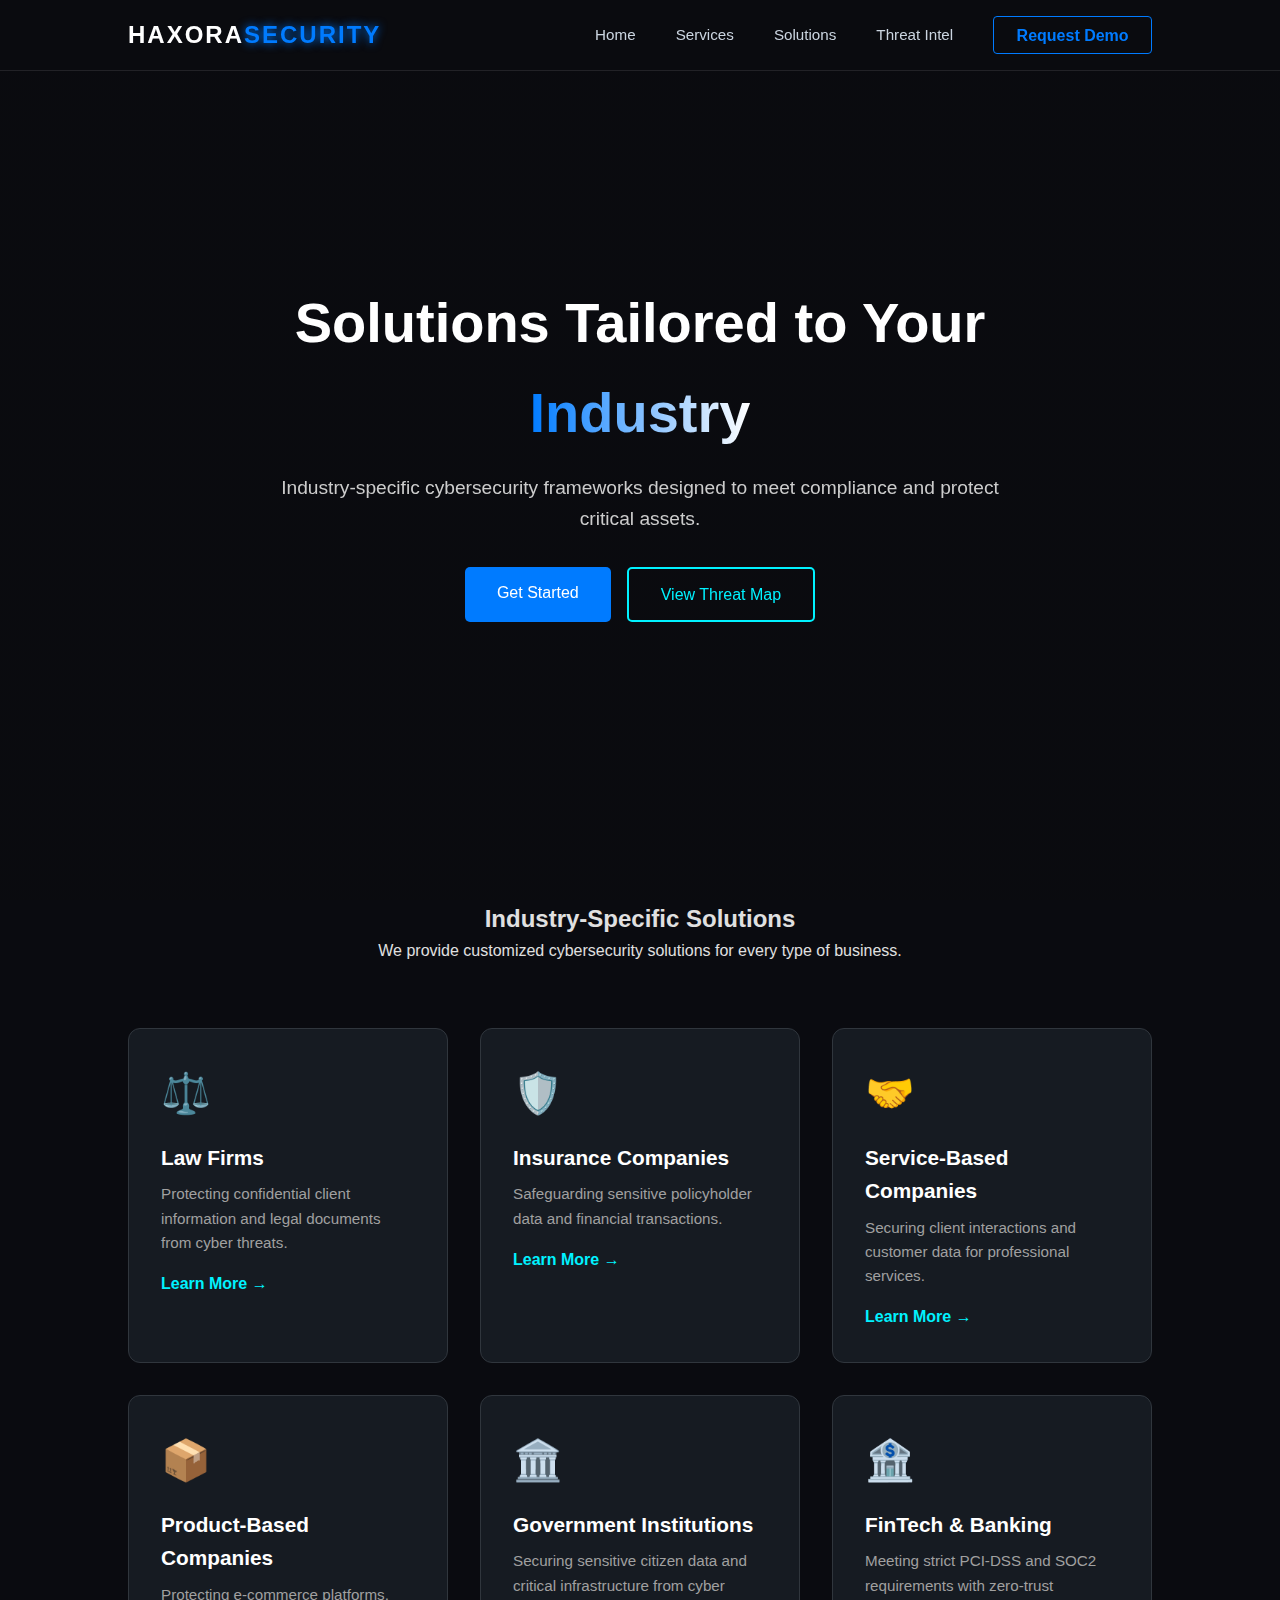
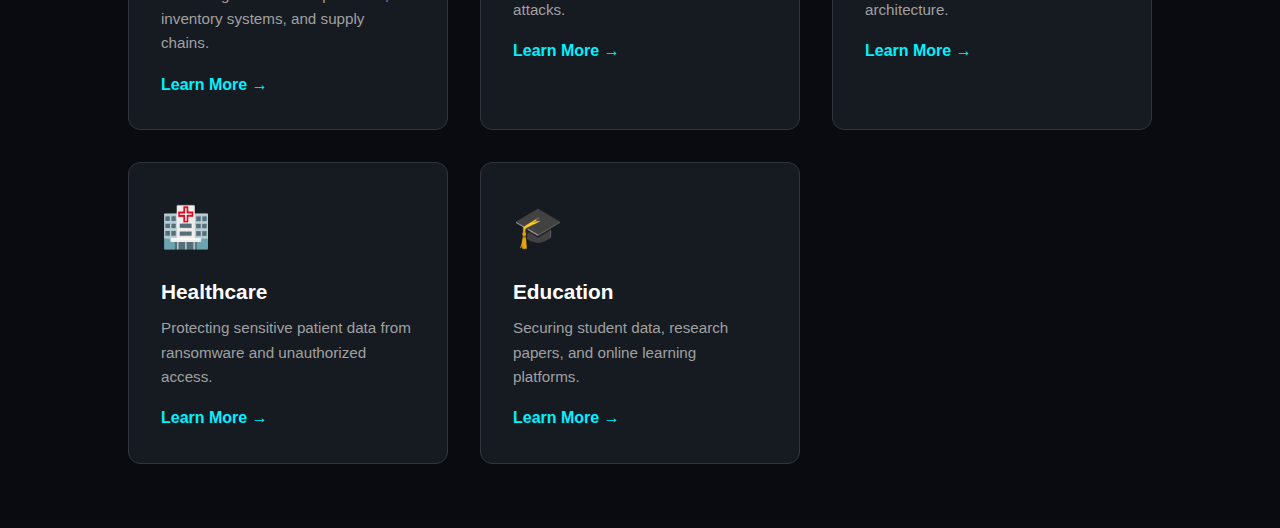
<file: solutions.html>
<!DOCTYPE html>
<html lang="en">
<head>
    <meta charset="UTF-8">
    <meta name="viewport" content="width=device-width, initial-scale=1.0">
    <title>Solutions | HAXORA SECURITY</title>
    <link rel="stylesheet" href="style.css">
    <link href="https://fonts.googleapis.com/css2?family=JetBrains+Mono:wght@400;700&family=Inter:wght@300;400;600&display=swap" rel="stylesheet">
</head><!-- Navigation -->
<nav class="navbar">
    <div class="logo">HAXORA<span>SECURITY</span></div>
    <div class="menu-toggle" id="mobile-menu">
        <span class="bar"></span>
        <span class="bar"></span>
        <span class="bar"></span>
    </div>
    <ul class="nav-links">
        <li><a href="index.html" class="nav-item">Home</a></li>
        <li><a href="services.html" class="nav-item">Services</a></li>
        <li><a href="solutions.html" class="nav-item">Solutions</a></li>
        <li><a href="blog.html" class="nav-item">Threat Intel</a></li>
        <li><a href="contact.html" class="btn-nav">Request Demo</a></li>
    </ul>
</nav>

<!-- Hero Section -->
<header class="hero">
    <div class="hero-bg"></div>
    <div class="hero-content">
        <h1>Solutions Tailored to Your <span>Industry</span></h1>
        <p>Industry-specific cybersecurity frameworks designed to meet compliance and protect critical assets.</p>
        <div class="hero-btns">
            <a href="contact.html" class="btn-primary">Get Started</a>
            <a href="#" class="btn-outline">View Threat Map</a>
        </div>
    </div>
</header>

<!-- Solutions Section -->
<section id="services" class="services">
    <div class="section-header">
        <h2 style="text-align: center;">Industry-Specific Solutions</h2>
        <p style="text-align: center;">We provide customized cybersecurity solutions for every type of business.</p>
    </div>
    
    <div class="service-grid">
        
        <!-- Law Firm -->
        <div class="card">
            <div class="icon">⚖️</div>
            <h3>Law Firms</h3>
            <p>Protecting confidential client information and legal documents from cyber threats.</p>
            <a href="contact.html" class="card-link">Learn More →</a>
        </div>

        <!-- Insurance Company -->
        <div class="card">
            <div class="icon">🛡️</div>
            <h3>Insurance Companies</h3>
            <p>Safeguarding sensitive policyholder data and financial transactions.</p>
            <a href="contact.html" class="card-link">Learn More →</a>
        </div>

        <!-- Service-Based Companies -->
        <div class="card">
            <div class="icon">🤝</div>
            <h3>Service-Based Companies</h3>
            <p>Securing client interactions and customer data for professional services.</p>
            <a href="contact.html" class="card-link">Learn More →</a>
        </div>

        <!-- Product-Based Companies -->
        <div class="card">
            <div class="icon">📦</div>
            <h3>Product-Based Companies</h3>
            <p>Protecting e-commerce platforms, inventory systems, and supply chains.</p>
            <a href="contact.html" class="card-link">Learn More →</a>
        </div>

        <!-- Government Institution -->
        <div class="card">
            <div class="icon">🏛️</div>
            <h3>Government Institutions</h3>
            <p>Securing sensitive citizen data and critical infrastructure from cyber attacks.</p>
            <a href="contact.html" class="card-link">Learn More →</a>
        </div>

        <!-- FinTech & Banking -->
        <div class="card">
            <div class="icon">🏦</div>
            <h3>FinTech & Banking</h3>
            <p>Meeting strict PCI-DSS and SOC2 requirements with zero-trust architecture.</p>
            <a href="contact.html" class="card-link">Learn More →</a>
        </div>

        <!-- Healthcare -->
        <div class="card">
            <div class="icon">🏥</div>
            <h3>Healthcare</h3>
            <p>Protecting sensitive patient data from ransomware and unauthorized access.</p>
            <a href="contact.html" class="card-link">Learn More →</a>
        </div>

        <!-- Education -->
        <div class="card">
            <div class="icon">🎓</div>
            <h3>Education</h3>
            <p>Securing student data, research papers, and online learning platforms.</p>
            <a href="contact.html" class="card-link">Learn More →</a>
        </div>

    </div>
</section>

<script src="script.js"></script>

<script src="script.js"></script>

    <script src="script.js"></script>
</body>
</html>
</file>
<file: style.css>
:root {
    --bg-dark: #0a0b10;
    --bg-card: #161b22;
    --primary: #007bff;
    --accent: #00f2ff;
    --text-light: #e0e0e0;
}

* {
    margin: 0;
    padding: 0;
    box-sizing: border-box;
}

body {
    font-family: 'Segoe UI', sans-serif;
    background-color: var(--bg-dark);
    color: var(--text-light);
    line-height: 1.6;
}

/* --- NAVIGATION --- */
.navbar {
    display: flex;
    justify-content: space-between;
    align-items: center;
    padding: 1rem 10%;
    position: fixed;
    width: 100%;
    top: 0;
    background: rgba(10, 11, 16, 0.9);
    backdrop-filter: blur(15px);
    border-bottom: 1px solid rgba(255, 255, 255, 0.1);
    z-index: 1000;
    box-sizing: border-box;
}

.logo {
    font-size: 1.5rem;
    font-weight: 800;
    letter-spacing: 2px;
    color: #fff;
}

.logo span { 
    color: var(--primary); 
    text-shadow: 0 0 10px var(--primary); 
}

.nav-links {
    display: flex;
    list-style: none;
    gap: 2.5rem;
    align-items: center;
}

.nav-item {
    text-decoration: none;
    color: #cbd5e0;
    font-weight: 500;
    font-size: 0.95rem;
    transition: all 0.3s ease;
    position: relative;
}

.nav-item::after {
    content: '';
    position: absolute;
    width: 0;
    height: 2px;
    bottom: -5px;
    left: 0;
    background-color: var(--primary);
    transition: width 0.3s ease;
}

.nav-item:hover::after { width: 100%; }
.nav-item:hover { color: #fff; }

.btn-nav {
    border: 1px solid var(--primary);
    color: var(--primary);
    padding: 0.6rem 1.4rem;
    border-radius: 4px;
    text-decoration: none;
    font-weight: 600;
    transition: 0.4s;
}

.btn-nav:hover {
    background: var(--primary);
    color: #fff;
    box-shadow: 0 0 20px rgba(0, 123, 255, 0.6);
}

.menu-toggle { display: none; cursor: pointer; }
.bar {
    display: block;
    width: 25px;
    height: 3px;
    margin: 5px auto;
    background-color: white;
    transition: 0.3s;
}

/* --- HERO SECTION (STICKY) --- */
.hero {
    position: sticky;
    top: 0;
    height: 100vh;
    display: flex;
    align-items: center;
    justify-content: center;
    text-align: center;
    z-index: 1; /* Lower z-index so cards can scroll over */
    overflow: hidden;
}

.hero-bg {
    position: absolute;
    top: 0;
    left: 0;
    width: 100%;
    height: 100%;
    background-image: linear-gradient(rgba(10, 11, 16, 0.7), rgba(10, 11, 16, 0.7)), 
                      url('https://images.unsplash.com/photo-1550751827-4bd374c3f58b?ixlib=rb-1.2.1&auto=format&fit=crop&w=1950&q=80'); 
    background-size: cover;
    background-position: center;
    background-attachment: fixed;
    z-index: -1;
}

.hero-content {
    position: relative;
    z-index: 2;
    padding: 0 20px;
    max-width: 800px;
}

.hero-content h1 {
    font-size: 3.5rem;
    margin-bottom: 1rem;
    color: #fff;
}

.hero-content h1 span {
    color: var(--primary);
    background: linear-gradient(90deg, var(--primary), #fff, var(--primary));
    background-size: 200% auto;
    -webkit-background-clip: text;
    -webkit-text-fill-color: transparent;
    animation: shine 3s linear infinite;
}

@keyframes shine {
    to { background-position: 200% center; }
}

.hero-content p {
    font-size: 1.2rem;
    margin-bottom: 2rem;
    color: #ccc;
}

.hero-btns {
    display: flex;
    gap: 1rem;
    justify-content: center;
}

.btn-primary {
    background: var(--primary);
    color: white;
    padding: 0.8rem 2rem;
    border-radius: 5px;
    text-decoration: none;
    transition: 0.3s;
}

.btn-primary:hover { 
    background: var(--accent); 
    color: var(--bg-dark); 
}

.btn-outline {
    border: 2px solid var(--accent);
    color: var(--accent);
    padding: 0.8rem 2rem;
    border-radius: 5px;
    text-decoration: none;
    transition: 0.3s;
}

.btn-outline:hover {
    background: var(--accent);
    color: var(--bg-dark);
}

/* --- SERVICES GRID --- */
.service-grid {
    display: grid;
    grid-template-columns: repeat(auto-fit, minmax(280px, 1fr));
    gap: 2rem;
    padding: 4rem 10%;
    position: relative;
    z-index: 10; /* Higher z-index to appear over hero */
    background-color: var(--bg-dark);
}

/* --- CARD STYLES --- */
.card {
    background: var(--bg-card);
    padding: 2rem;
    border-radius: 12px;
    border: 1px solid #30363d;
    transition: all 0.4s ease;
    position: relative;
    overflow: hidden;
}

/* Top colored line decoration */
.card::before {
    content: '';
    position: absolute;
    top: 0;
    left: 0;
    width: 100%;
    height: 3px;
    background: linear-gradient(90deg, var(--primary), var(--accent));
    transform: scaleX(0);
    transform-origin: left;
    transition: transform 0.4s ease;
}

.card:hover::before {
    transform: scaleX(1);
}

.card:hover {
    transform: translateY(-10px);
    border-color: var(--primary);
    box-shadow: 0 10px 30px rgba(0, 123, 255, 0.2);
}

.card .icon {
    font-size: 2.5rem;
    margin-bottom: 1rem;
    display: inline-block;
    transition: transform 0.4s ease;
}

.card:hover .icon {
    transform: scale(1.2);
}

.card h3 {
    color: #fff;
    margin-bottom: 0.5rem;
    font-size: 1.3rem;
}

.card p {
    color: #a0a0a0;
    margin-bottom: 1rem;
    font-size: 0.95rem;
}

.card-link {
    color: var(--accent);
    text-decoration: none;
    font-weight: 600;
    transition: 0.3s;
}

.card-link:hover {
    margin-left: 5px;
    color: var(--primary);
}

/* --- CARD ANIMATION --- */
.card.fade-up {
    opacity: 0;
    transform: translateY(50px) scale(0.95);
    transition: opacity 0.6s ease, transform 0.6s cubic-bezier(0.25, 0.46, 0.45, 0.94);
}

.card.fade-up.active {
    opacity: 1;
    transform: translateY(0) scale(1);
}

/* Stagger effect */
.card.fade-up:nth-child(odd) { transition-delay: 0.1s; }
.card.fade-up:nth-child(even) { transition-delay: 0.2s; }

/* --- MOBILE RESPONSIVE --- */
@media (max-width: 768px) {
    .menu-toggle { display: block; }
    
    .nav-links {
        position: absolute;
        top: 100%;
        left: -100%;
        flex-direction: column;
        background: var(--bg-dark);
        width: 100%;
        text-align: center;
        transition: 0.5s;
        padding: 2rem 0;
    }
    
    .nav-links.active { left: 0; }
    
    .hero-content h1 { font-size: 2rem; }
    
    .hero-btns { flex-direction: column; }
    
    .service-grid { padding: 2rem 5%; }
}

/* --- CONTACT SECTION --- */
.contact-section {
    padding: 100px 10%;
    background-color: var(--bg-dark);
    min-height: 100vh;
    display: flex;
    align-items: center;
    justify-content: center;
}

.contact-container {
    display: flex;
    flex-wrap: wrap;
    gap: 4rem;
    max-width: 1200px;
    width: 100%;
    justify-content: center;
}

/* Contact Info Side */
.contact-info {
    flex: 1;
    min-width: 300px;
    max-width: 450px;
}

.contact-info h2 {
    font-size: 2.5rem;
    color: #fff;
    margin-bottom: 1rem;
    font-family: 'JetBrains Mono', monospace;
}

.contact-info p {
    font-size: 1.1rem;
    color: #a0a0a0;
    margin-bottom: 2rem;
    line-height: 1.6;
}

.info-item {
    display: flex;
    align-items: center;
    gap: 15px;
    margin-bottom: 1.5rem;
    font-size: 1.1rem;
    color: #ccc;
}

.info-icon {
    font-size: 1.5rem;
}

/* Form Wrapper */
.form-wrapper {
    flex: 1;
    min-width: 350px;
    max-width: 500px;
}

.secure-form {
    background: #161b22;
    padding: 3rem;
    border-radius: 16px;
    border: 1px solid #30363d;
    box-shadow: 0 20px 50px rgba(0, 0, 0, 0.5);
}

.secure-form h3 {
    color: #fff;
    font-size: 1.8rem;
    margin-bottom: 2rem;
    text-align: center;
    font-family: 'JetBrains Mono', monospace;
}

.form-group {
    margin-bottom: 1.5rem;
}

.form-group label {
    display: block;
    color: #ccc;
    margin-bottom: 0.5rem;
    font-weight: 500;
    font-size: 0.9rem;
}

.secure-form input,
.secure-form select,
.secure-form textarea {
    width: 100%;
    padding: 14px 16px;
    background: #0d1117;
    border: 1px solid #30363d;
    border-radius: 8px;
    color: #fff;
    font-size: 1rem;
    font-family: 'Inter', sans-serif;
    transition: all 0.3s ease;
}

.secure-form input:focus,
.secure-form select:focus,
.secure-form textarea:focus {
    outline: none;
    border-color: var(--primary);
    box-shadow: 0 0 0 3px rgba(0, 123, 255, 0.1);
}

.secure-form input::placeholder,
.secure-form textarea::placeholder {
    color: #555;
}

.secure-form select {
    cursor: pointer;
    appearance: none;
    background-image: url("data:image/svg+xml,%3Csvg xmlns='http://www.w3.org/2000/svg' width='12' height='12' fill='%23ffffff' viewBox='0 0 16 16'%3E%3Cpath d='M8 11L3 6h10l-5 5z'/%3E%3C/svg%3E");
    background-repeat: no-repeat;
    background-position: right 16px center;
}

.secure-form select option {
    background: #0d1117;
    color: #fff;
}

.btn-submit {
    width: 100%;
    padding: 16px;
    background: var(--primary);
    color: #fff;
    border: none;
    border-radius: 8px;
    font-size: 1.1rem;
    font-weight: 600;
    cursor: pointer;
    transition: all 0.3s ease;
    margin-top: 1rem;
}

.btn-submit:hover {
    background: var(--accent);
    color: #0a0b10;
    transform: translateY(-2px);
    box-shadow: 0 10px 30px rgba(0, 242, 255, 0.3);
}

.form-footer {
    text-align: center;
    margin-top: 1.5rem;
    font-size: 0.85rem;
    color: #666;
    display: flex;
    align-items: center;
    justify-content: center;
    gap: 8px;
}

/* Status Badge */
.status-badge {
    display: inline-flex;
    align-items: center;
    gap: 10px;
    background: rgba(0, 255, 127, 0.1);
    border: 1px solid #00ff7f;
    padding: 10px 20px;
    border-radius: 50px;
    color: #00ff7f;
    font-weight: 500;
}

.pulse-dot {
    width: 10px;
    height: 10px;
    background: #00ff7f;
    border-radius: 50%;
    box-shadow: 0 0 0 0 rgba(0, 255, 127, 0.7);
    animation: pulse 2s infinite;
}

@keyframes pulse {
    0% { box-shadow: 0 0 0 0 rgba(0, 255, 127, 0.7); }
    70% { box-shadow: 0 0 0 10px rgba(0, 255, 127, 0); }
    100% { box-shadow: 0 0 0 0 rgba(0, 255, 127, 0); }
}

/* Responsive */
@media (max-width: 900px) {
    .contact-container {
        flex-direction: column;
        align-items: center;
    }
    
    .contact-info {
        text-align: center;
    }
    
    .info-item {
        justify-content: center;
    }
    
    .form-wrapper {
        width: 100%;
    }
}














/* --- STATS SECTION --- */
.stats-section {
    padding: 80px 10%;
    background-color: var(--bg-dark);
    text-align: center;
}

.stats-grid {
    display: grid;
    grid-template-columns: repeat(auto-fit, minmax(200px, 1fr));
    gap: 2rem;
    max-width: 1000px;
    margin: 0 auto;
}

.stat-card {
    background: #161b22;
    border: 1px solid #30363d;
    border-radius: 16px;
    padding: 2rem;
    transition: all 0.3s ease;
}

.stat-card:hover {
    transform: translateY(-5px);
    border-color: var(--primary);
    box-shadow: 0 10px 30px rgba(0, 123, 255, 0.2);
}

.stat-number {
    font-size: 3rem;
    font-weight: bold;
    color: var(--accent);
    font-family: 'JetBrains Mono', monospace;
    margin-bottom: 0.5rem;
}

.stat-label {
    font-size: 1rem;
    color: #ccc;
    font-weight: 500;
}

/* --- CTA SECTION --- */
.cta-section {
    padding: 80px 10%;
    background: linear-gradient(135deg, #0d1117 0%, #161b22 100%);
    text-align: center;
    border-top: 1px solid #30363d;
}

.cta-content h2 {
    font-size: 2.5rem;
    color: #fff;
    margin-bottom: 1rem;
}

.cta-content p {
    font-size: 1.2rem;
    color: #a0a0a0;
    margin-bottom: 2rem;
}

/* --- FOOTER --- */
.footer {
    background-color: #0a0b10;
    padding: 60px 0 0;
    border-top: 1px solid #30363d;
}

.footer-container {
    display: flex;
    flex-wrap: wrap;
    gap: 40px;
    max-width: 1200px;
    margin: 0 auto;
    padding: 0 5%}
</file>
